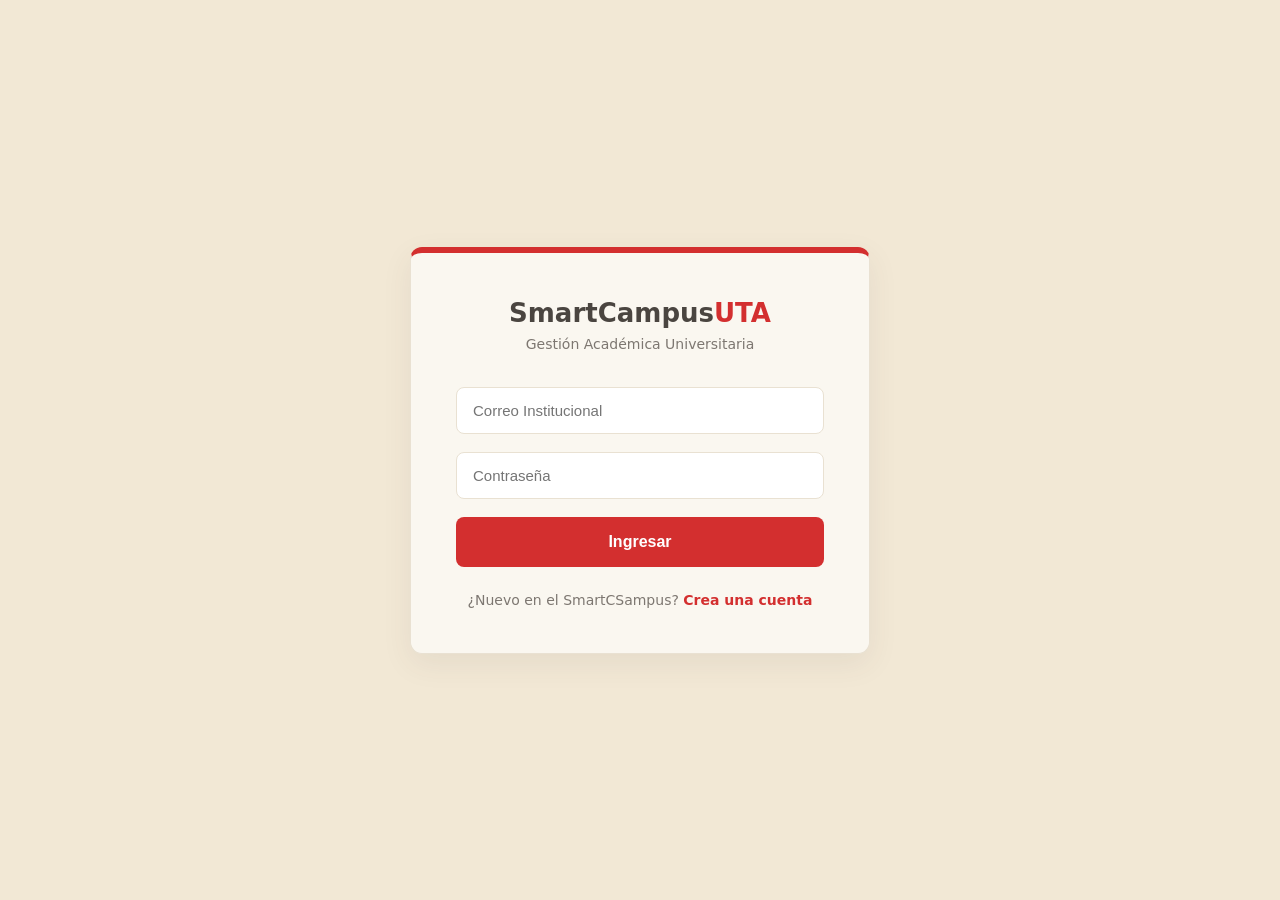
<file: reference-webapp/webapp/index.html>
<!DOCTYPE html>
<html lang="es">
<head>
    <meta charset="UTF-8">
    <meta name="viewport" content="width=device-width, initial-scale=1.0">
    <title>Login SmartCampus - UTA</title>
    <link rel="stylesheet" href="css/style.css">
</head>
<body>

<form action="ValidarLogin" method="POST">
    <h2>SmartCampus<span>UTA</span></h2>
    <p class="subtitle">Gestión Académica Universitaria</p>

    <input type="email" name="email" placeholder="Correo Institucional" required>

    <input type="password" name="password" placeholder="Contraseña" required>

    <button type="submit" class="btn">Ingresar</button>

    <p class="footer-text">¿Nuevo en el SmartCSampus? <a href="registro.html">Crea una cuenta</a></p>
</form>

<script>
    // Este script detecta si el Servlet ValidarLogin nos mandó de vuelta por error
    const urlParams = new URLSearchParams(window.location.search);
    if (urlParams.get('error') === '1') {
        alert("Acceso denegado: El correo o la contraseña no coinciden con nuestros registros.");
    }
</script>

</body>
</html>
</file>
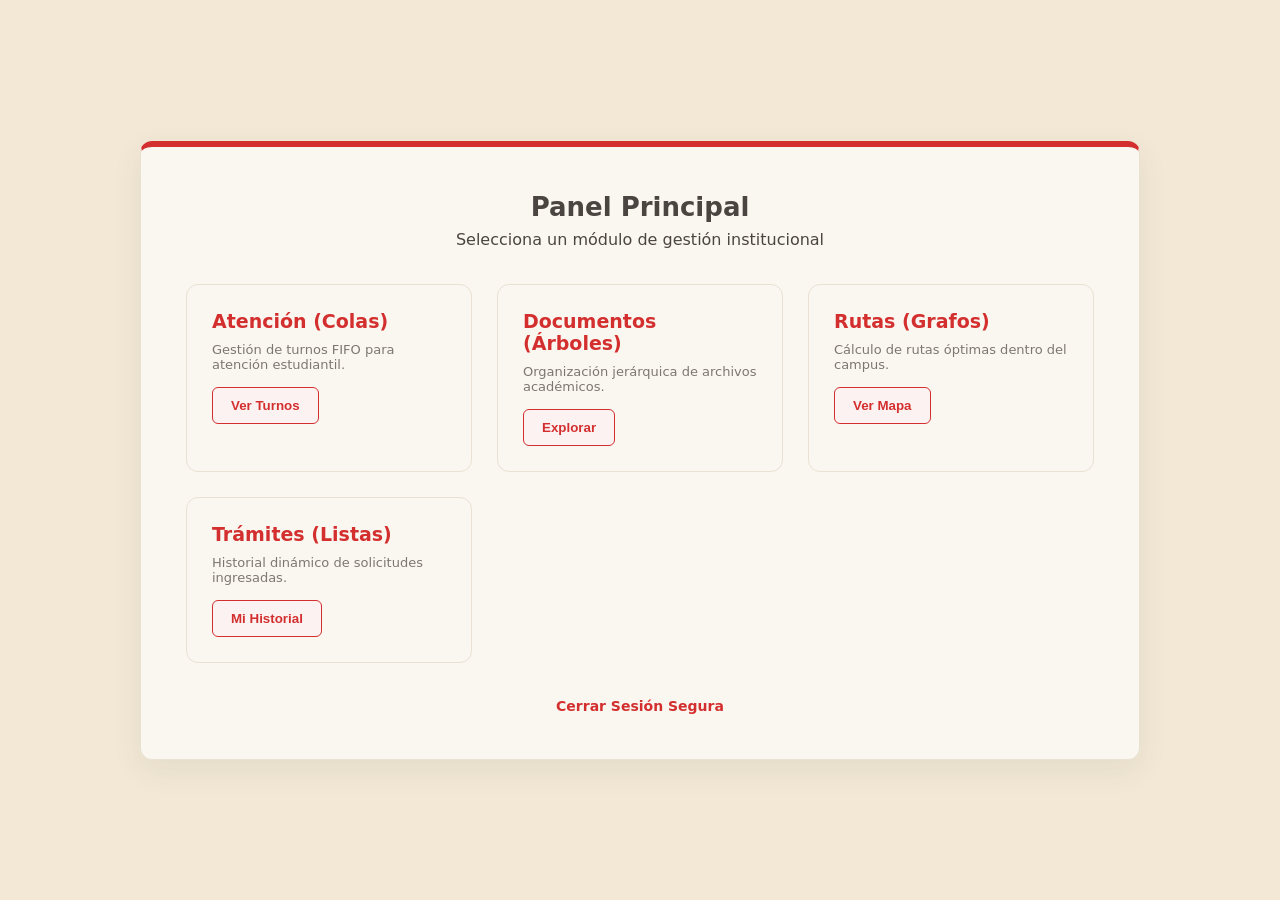
<file: reference-webapp/webapp/dashboard.html>
<!DOCTYPE html>
<html lang="es">
<head>
    <meta charset="UTF-8">
    <meta name="viewport" content="width=device-width, initial-scale=1.0">
    <title>SmartCampus UTA - Dashboard</title>
    <link rel="stylesheet" href="css/style.css">
</head>
<body>

<div class="dashboard-container">
    <header>
        <h2>Panel Principal</h2>
        <p>Selecciona un módulo de gestión institucional</p>
    </header>

    <div class="grid-modules">
        <div class="card">
            <h3>Atención (Colas)</h3>
            <p>Gestión de turnos FIFO para atención estudiantil.</p>
            <button class="btn-small">Ver Turnos</button>
        </div>

        <div class="card">
            <h3>Documentos (Árboles)</h3>
            <p>Organización jerárquica de archivos académicos.</p>
            <button class="btn-small">Explorar</button>
        </div>

        <div class="card">
            <h3>Rutas (Grafos)</h3>
            <p>Cálculo de rutas óptimas dentro del campus.</p>
            <button class="btn-small">Ver Mapa</button>
        </div>

        <div class="card">
            <h3>Trámites (Listas)</h3>
            <p>Historial dinámico de solicitudes ingresadas.</p>
            <button class="btn-small">Mi Historial</button>
        </div>
    </div>

    <footer>
        <p class="footer-text"><a href="index.html">Cerrar Sesión Segura</a></p>
    </footer>
</div>

</body>
</html>
</file>
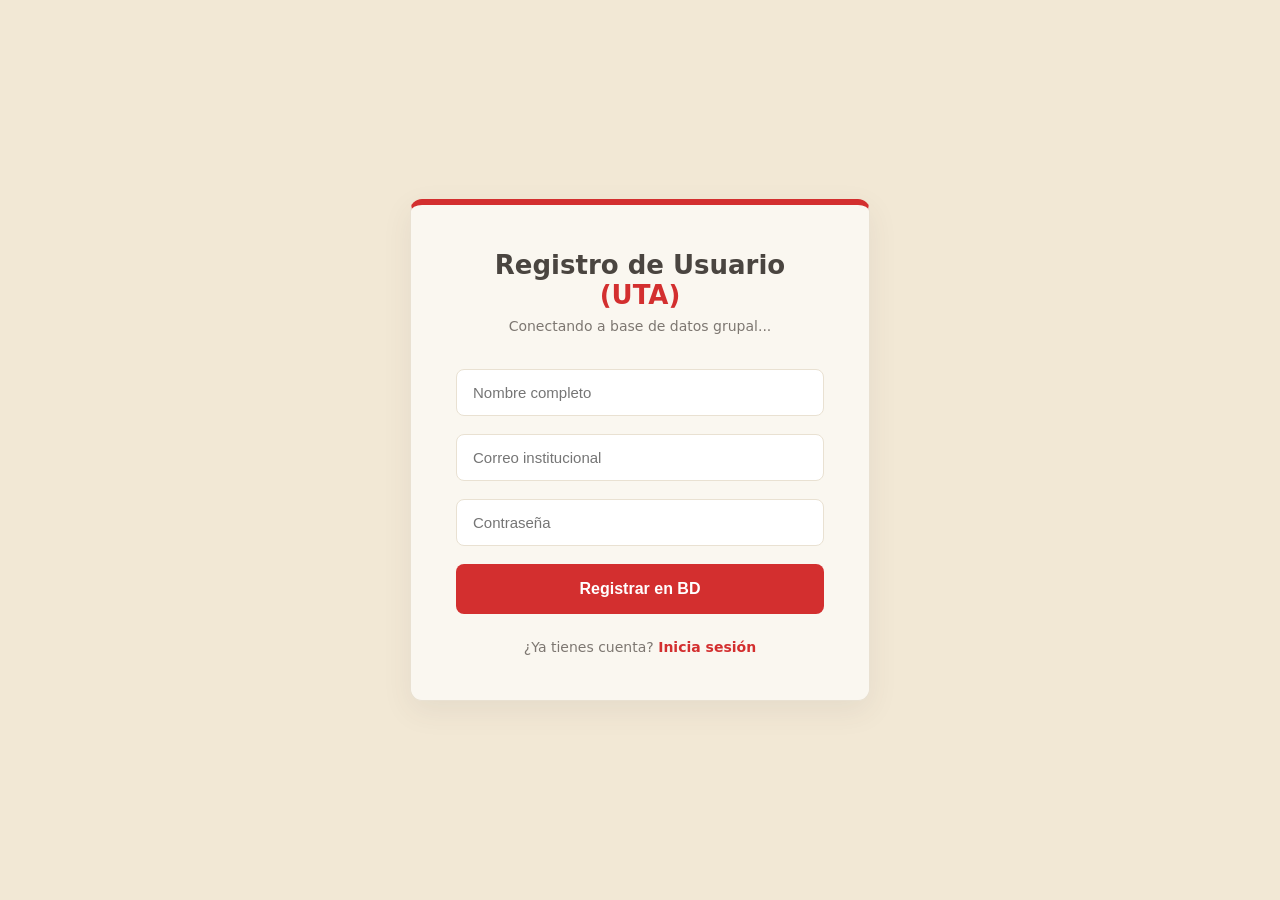
<file: reference-webapp/webapp/registro.html>
<!DOCTYPE html>
<html lang="es">
<head>
    <meta charset="UTF-8">
    <meta name="viewport" content="width=device-width, initial-scale=1.0">
    <title>Registro SmartCampus</title>
    <link rel="stylesheet" href="css/style.css">
</head>
<body>

<form action="RegistrarUsuario" method="POST">
    <h2>Registro de Usuario <span>(UTA)</span></h2>
    <p class="subtitle">Conectando a base de datos grupal...</p>

    <input type="text" name="nombre" placeholder="Nombre completo" required>
    <input type="email" name="email" placeholder="Correo institucional" required>
    <input type="password" name="password" placeholder="Contraseña" required>

    <button type="submit" class="btn">Registrar en BD</button>

    <p class="footer-text">¿Ya tienes cuenta? <a href="index.html">Inicia sesión</a></p>
</form>

</body>
</html>
</file>
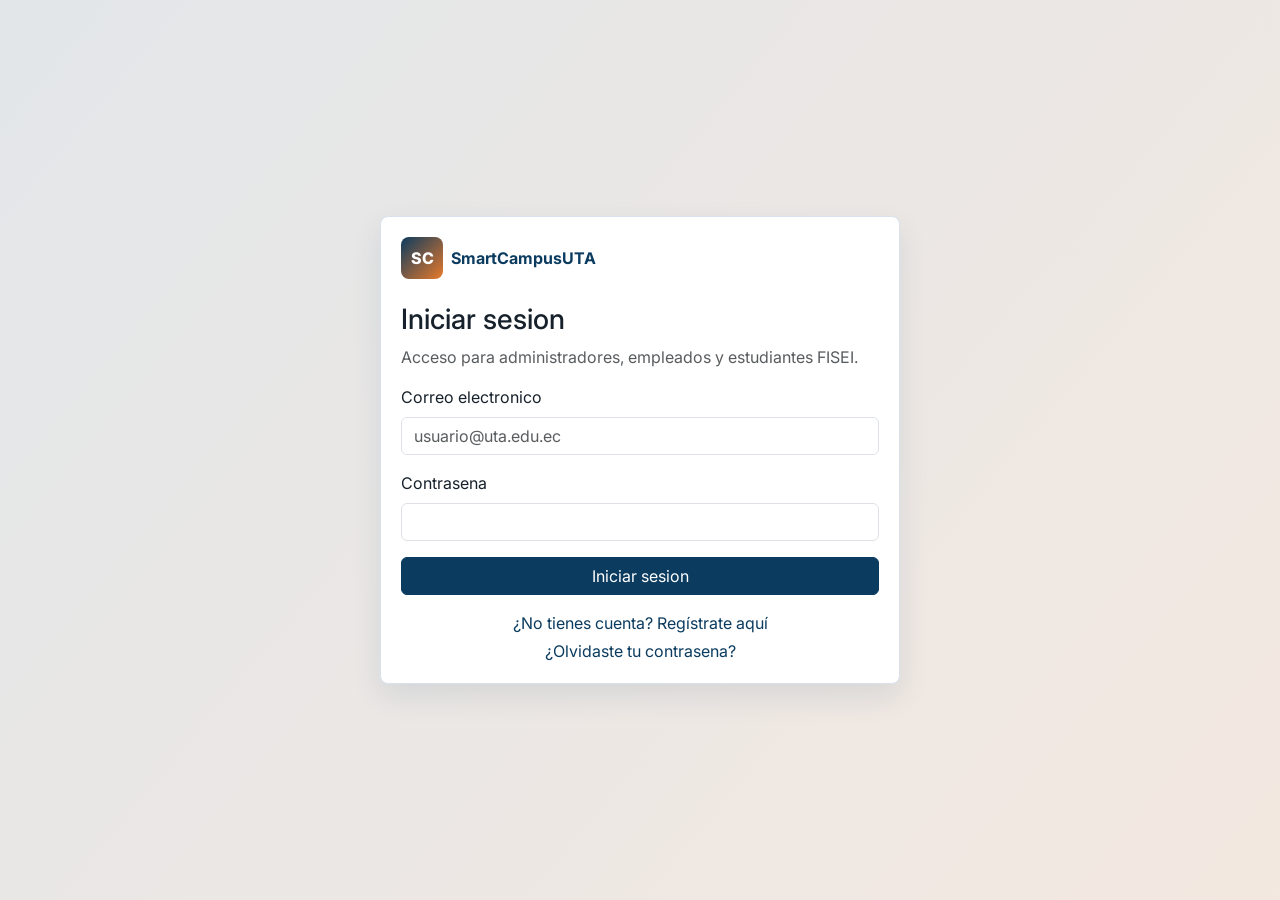
<file: SmartCampusUTA/presentacion/web/dashboard.html>
<!DOCTYPE html>
<html lang="es">
<head>
  <meta charset="UTF-8">
  <meta name="viewport" content="width=device-width, initial-scale=1.0">
  <title>Redireccion de dashboard - SmartCampusUTA</title>
  <link href="https://cdn.jsdelivr.net/npm/bootstrap@5.3.3/dist/css/bootstrap.min.css" rel="stylesheet">
  <link rel="stylesheet" href="assets/css/styles.css">
</head>
<body>
  <main class="container py-5">
    <div class="content-panel text-center">
      <div class="spinner-border text-primary" role="status"></div>
      <h1 class="h4 mt-3">Preparando tu panel...</h1>
    </div>
  </main>
  <script src="assets/js/config.js"></script><script src="assets/js/auth.js"></script>
  <script>window.SmartCampusAuth.redirectByRole();</script>
</body>
</html>
</file>
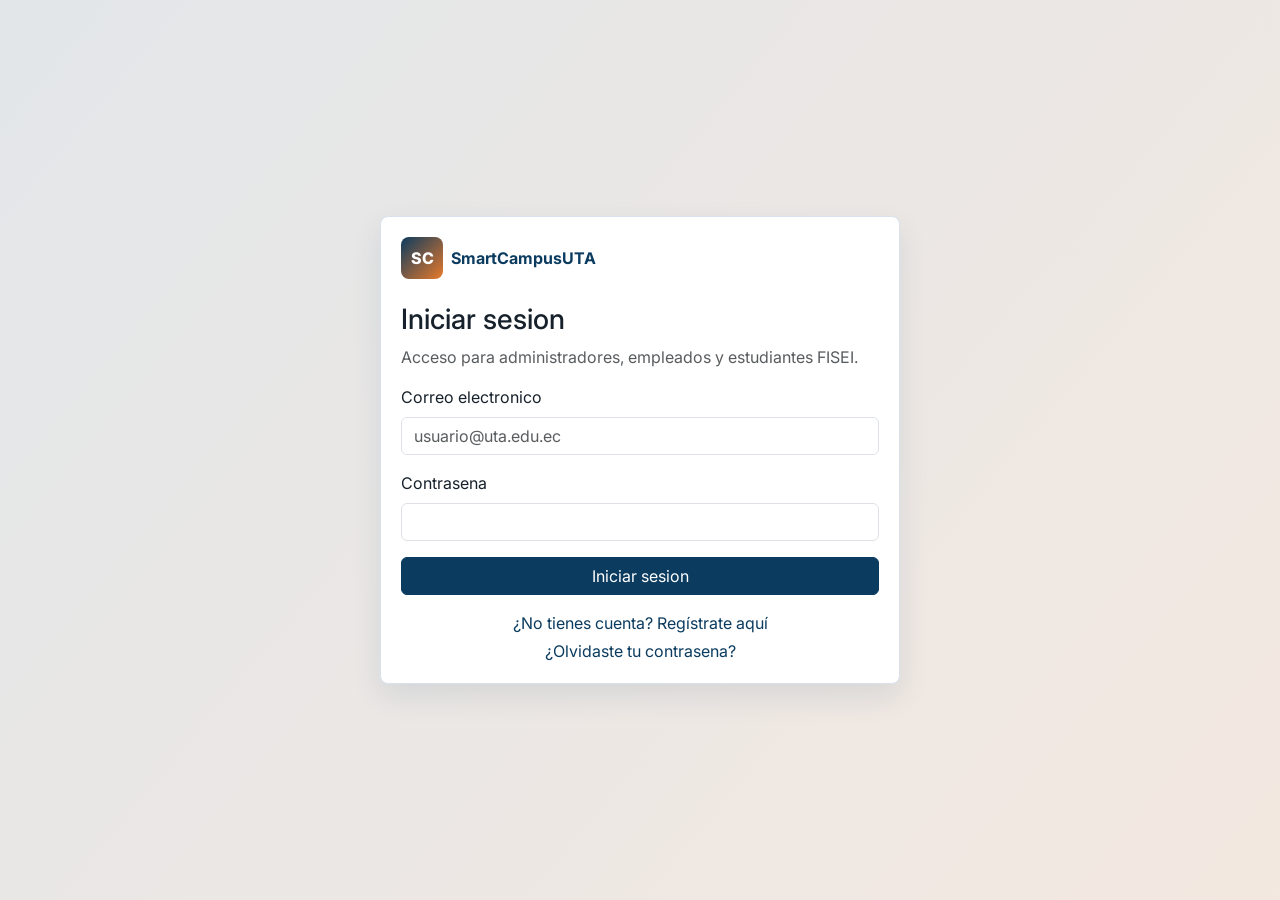
<file: SmartCampusUTA/presentacion/web/login.html>
<!DOCTYPE html>
<html lang="es">
<head>
  <meta charset="UTF-8">
  <meta name="viewport" content="width=device-width, initial-scale=1.0">
  <title>Iniciar sesion - SmartCampusUTA</title>
  <link href="https://cdn.jsdelivr.net/npm/bootstrap@5.3.3/dist/css/bootstrap.min.css" rel="stylesheet">
  <link rel="stylesheet" href="assets/css/styles.css">
</head>
<body class="auth-page">
  <main class="container">
    <section class="auth-card">
      <a class="d-flex align-items-center gap-2 mb-4" href="index.html"><span class="brand-mark">SC</span><strong>SmartCampusUTA</strong></a>
      <h1 class="h3">Iniciar sesion</h1>
      <p class="text-muted">Acceso para administradores, empleados y estudiantes FISEI.</p>
      <div id="login-alert"></div>
      <form data-login-form>
        <div class="mb-3"><label class="form-label" for="email">Correo electronico</label><input class="form-control" id="email" name="email" type="email" required placeholder="usuario@uta.edu.ec"></div>
        <div class="mb-3"><label class="form-label" for="password">Contrasena</label><input class="form-control" id="password" name="password" type="password" required></div>
        <button class="btn btn-primary w-100" type="submit">Iniciar sesion</button>
      </form>
      <p class="mt-3 mb-1 text-center"><a href="registro.html">¿No tienes cuenta? Regístrate aquí</a></p>
      <p class="text-center mb-0"><a href="#">¿Olvidaste tu contrasena?</a></p>
    </section>
  </main>
  <script src="https://cdn.jsdelivr.net/npm/bootstrap@5.3.3/dist/js/bootstrap.bundle.min.js"></script>
  <script src="assets/js/config.js"></script><script src="assets/js/utils.js"></script><script src="assets/js/api.js"></script><script src="assets/js/auth.js"></script>
</body>
</html>
</file>
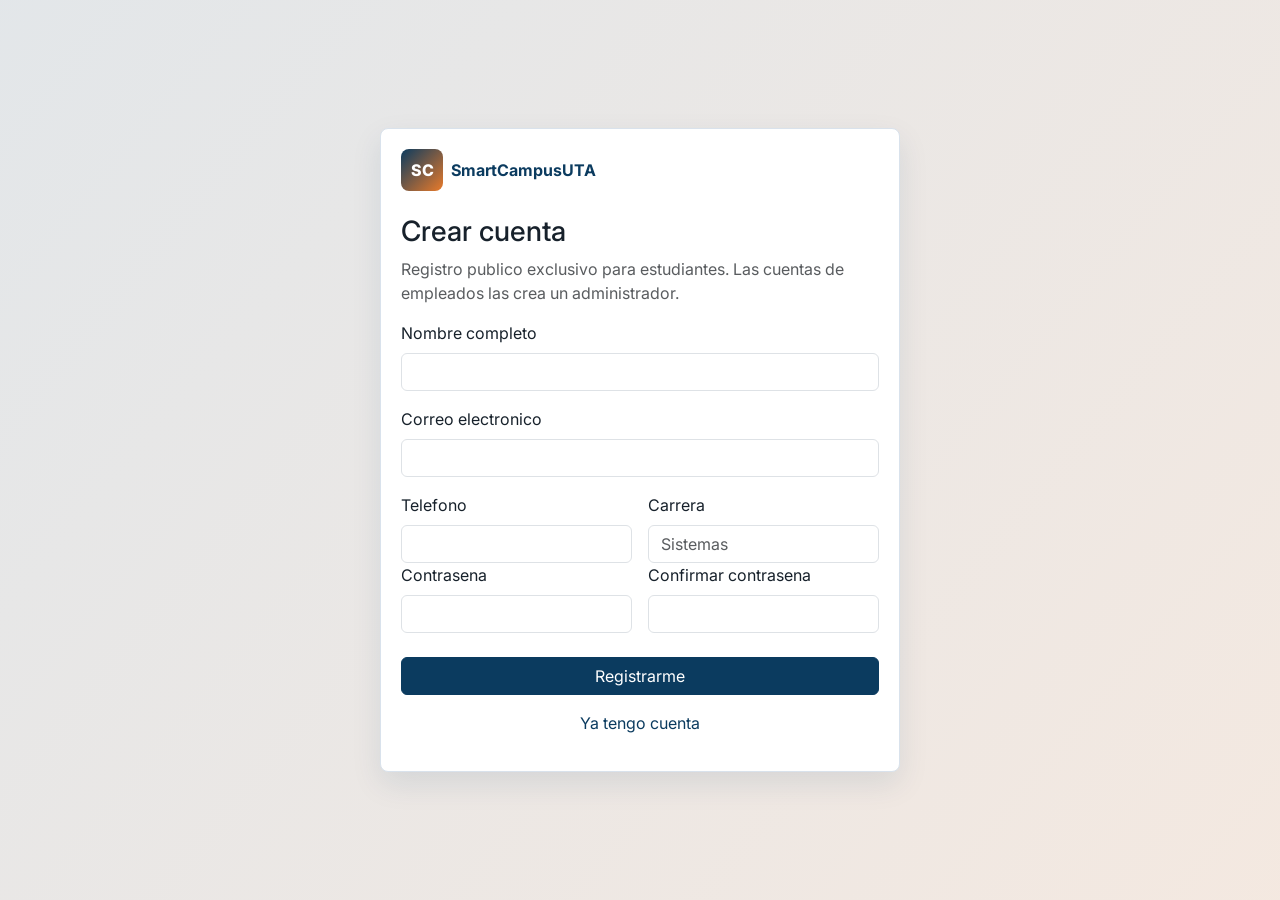
<file: SmartCampusUTA/presentacion/web/registro.html>
<!DOCTYPE html>
<html lang="es">
<head>
  <meta charset="UTF-8">
  <meta name="viewport" content="width=device-width, initial-scale=1.0">
  <title>Registro - SmartCampusUTA</title>
  <link href="https://cdn.jsdelivr.net/npm/bootstrap@5.3.3/dist/css/bootstrap.min.css" rel="stylesheet">
  <link rel="stylesheet" href="assets/css/styles.css">
</head>
<body class="auth-page">
  <main class="container">
    <section class="auth-card">
      <a class="d-flex align-items-center gap-2 mb-4" href="index.html"><span class="brand-mark">SC</span><strong>SmartCampusUTA</strong></a>
      <h1 class="h3">Crear cuenta</h1>
      <p class="text-muted">Registro publico exclusivo para estudiantes. Las cuentas de empleados las crea un administrador.</p>
      <div id="register-alert"></div>
      <form data-register-form>
        <div class="mb-3"><label class="form-label">Nombre completo</label><input class="form-control" name="nombre" required></div>
        <div class="mb-3"><label class="form-label">Correo electronico</label><input class="form-control" name="email" type="email" required></div>
        <div class="row g-3">
          <div class="col-md-6"><label class="form-label">Telefono</label><input class="form-control" name="telefono"></div>
          <div class="col-md-6"><label class="form-label">Carrera</label><input class="form-control" name="carrera" placeholder="Sistemas"></div>
        </div>
        <input type="hidden" name="rolId" value="3">
        <div class="row g-3">
          <div class="col-md-6"><label class="form-label">Contrasena</label><input class="form-control" name="password" type="password" required></div>
          <div class="col-md-6"><label class="form-label">Confirmar contrasena</label><input class="form-control" name="confirmar" type="password" required></div>
        </div>
        <button class="btn btn-primary w-100 mt-4" type="submit">Registrarme</button>
      </form>
      <p class="mt-3 text-center"><a href="login.html">Ya tengo cuenta</a></p>
    </section>
  </main>
  <script src="https://cdn.jsdelivr.net/npm/bootstrap@5.3.3/dist/js/bootstrap.bundle.min.js"></script>
  <script src="assets/js/config.js"></script><script src="assets/js/utils.js"></script><script src="assets/js/api.js"></script><script src="assets/js/auth.js"></script>
</body>
</html>
</file>
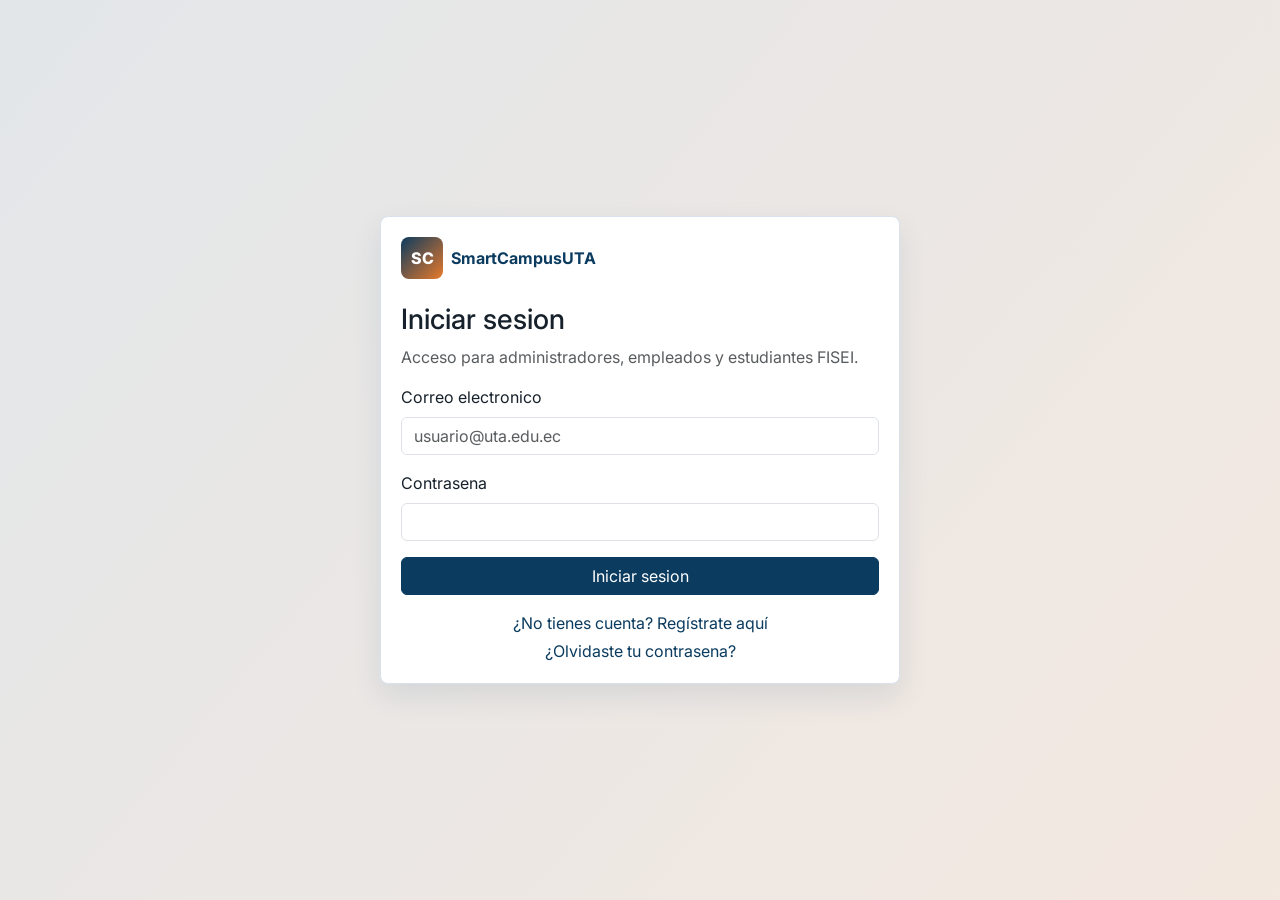
<file: SmartCampusUTA/presentacion/web/documentos/navegador_arbol.html>
<!DOCTYPE html><html lang="es"><head><meta charset="UTF-8"><meta name="viewport" content="width=device-width, initial-scale=1.0"><title>Navegador de arbol - SmartCampusUTA</title><link href="https://cdn.jsdelivr.net/npm/bootstrap@5.3.3/dist/css/bootstrap.min.css" rel="stylesheet"><link rel="stylesheet" href="../assets/css/styles.css"></head><body><div class="app-shell"><div data-navbar></div><main class="container py-4"><div class="page-header"><h1>Navegador de arbol documental</h1></div><section class="content-panel"><div data-tree></div></section></main><div data-footer></div></div><script src="https://cdn.jsdelivr.net/npm/bootstrap@5.3.3/dist/js/bootstrap.bundle.min.js"></script><script src="../assets/js/config.js"></script><script src="../assets/js/utils.js"></script><script type="module" src="../assets/js/api.js"></script><script type="module" src="../assets/js/auth.js"></script><script src="../assets/js/componentes/navbar.js"></script><script src="../assets/js/componentes/footer.js"></script><script>function tree(n){return `<div class="tree-node mb-2"><strong>${n.categoria.nombre}</strong>${n.hijos?.length?`<div class="tree-children mt-2">${n.hijos.map(tree).join("")}</div>`:""}</div>`}document.addEventListener("DOMContentLoaded",async()=>{document.querySelector("[data-tree]").innerHTML=tree(await SmartCampusAPI.parseJson(await SmartCampusAPI.obtenerArbolDocumentos()))});</script></body></html>
</file>
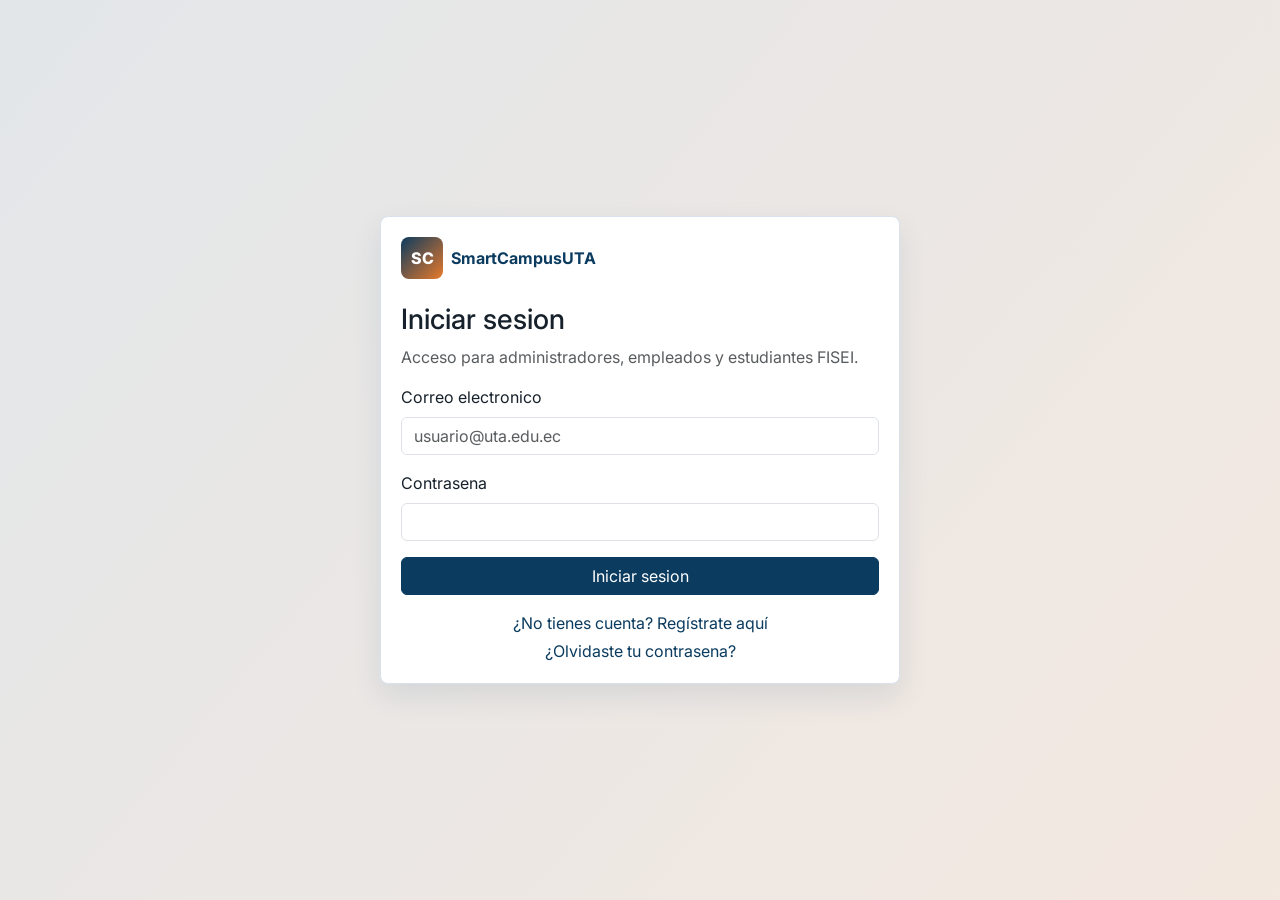
<file: SmartCampusUTA/presentacion/web/documentos/ver_documento.html>
<!DOCTYPE html><html lang="es"><head><meta charset="UTF-8"><meta name="viewport" content="width=device-width, initial-scale=1.0"><title>Ver documento - SmartCampusUTA</title><link href="https://cdn.jsdelivr.net/npm/bootstrap@5.3.3/dist/css/bootstrap.min.css" rel="stylesheet"><link rel="stylesheet" href="../assets/css/styles.css"></head><body><div class="app-shell"><div data-navbar></div><main class="container py-4"><div class="page-header"><h1>Ver documento</h1><p class="text-muted">Visor preparado para PDF institucional.</p></div><section class="content-panel"><h2 class="h5">Solicitud academica.pdf</h2><p>Documento simulado. El backend puede entregar la URL o stream protegido.</p><button class="btn btn-primary">Descargar PDF</button></section></main><div data-footer></div></div><script src="https://cdn.jsdelivr.net/npm/bootstrap@5.3.3/dist/js/bootstrap.bundle.min.js"></script><script src="../assets/js/config.js"></script><script type="module" src="../assets/js/auth.js"></script><script src="../assets/js/componentes/navbar.js"></script><script src="../assets/js/componentes/footer.js"></script></body></html>
</file>
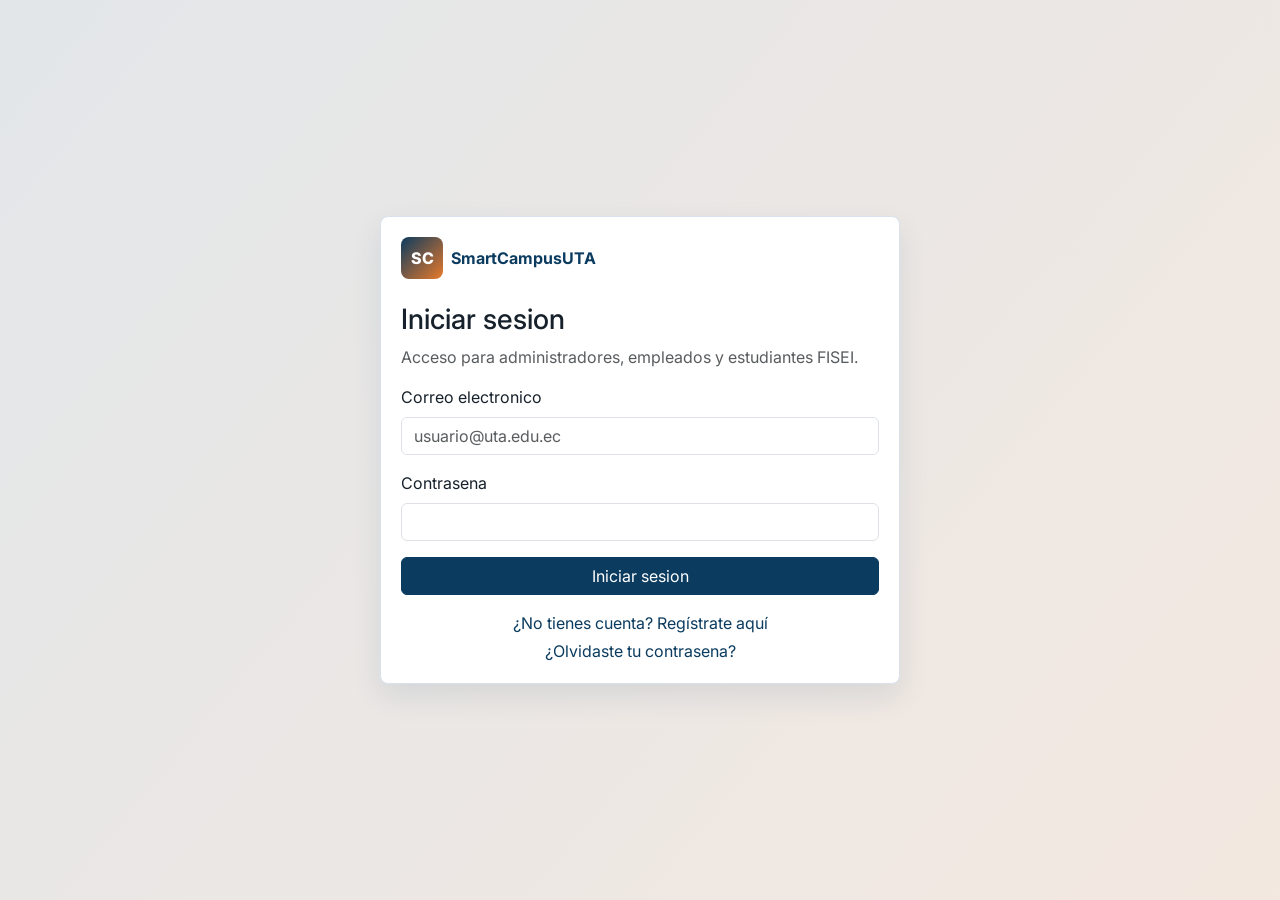
<file: SmartCampusUTA/presentacion/web/rutas/visualizador_grafo.html>
<!DOCTYPE html><html lang="es"><head><meta charset="UTF-8"><meta name="viewport" content="width=device-width, initial-scale=1.0"><title>Visualizador de grafo - SmartCampusUTA</title><link href="https://cdn.jsdelivr.net/npm/bootstrap@5.3.3/dist/css/bootstrap.min.css" rel="stylesheet"><link rel="stylesheet" href="../assets/css/styles.css"></head><body><div class="app-shell"><div data-navbar></div><main class="container py-4"><div class="page-header"><h1>Visualizador de grafo</h1><p class="text-muted">Nodos, aristas y pesos de rutas internas FISEI.</p></div><section class="content-panel"><canvas class="graph-canvas" data-graph></canvas></section></main><div data-footer></div></div><script src="https://cdn.jsdelivr.net/npm/bootstrap@5.3.3/dist/js/bootstrap.bundle.min.js"></script><script src="../assets/js/config.js"></script><script src="../assets/js/utils.js"></script><script type="module" src="../assets/js/api.js"></script><script type="module" src="../assets/js/auth.js"></script><script src="../assets/js/componentes/navbar.js"></script><script src="../assets/js/componentes/footer.js"></script><script src="../assets/js/estructuras/grafo.js"></script><script>document.addEventListener("DOMContentLoaded",()=>SmartCampusGrafo.render("[data-graph]"));</script></body></html>
</file>
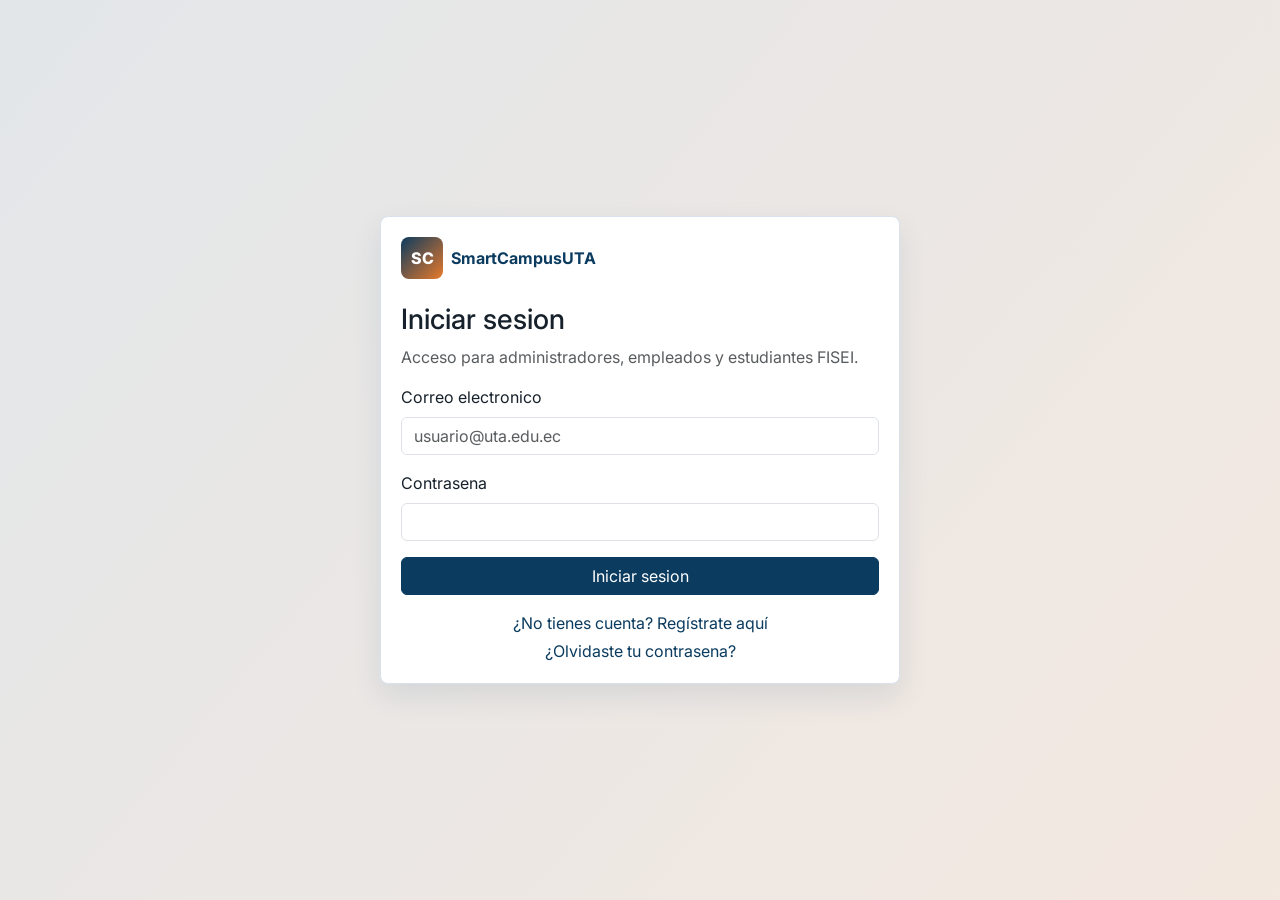
<file: SmartCampusUTA/presentacion/web/tramites/cancelar_tramite.html>
<!DOCTYPE html>
<html lang="es">
<head>
  <meta charset="UTF-8">
  <meta name="viewport" content="width=device-width, initial-scale=1.0">
  <title>Cancelar turno - SmartCampusUTA</title>
  <link href="https://cdn.jsdelivr.net/npm/bootstrap@5.3.3/dist/css/bootstrap.min.css" rel="stylesheet">
  <link rel="stylesheet" href="../assets/css/styles.css">
</head>
<body>
  <div class="app-shell">
    <div data-navbar></div>
    <main class="container py-4">
      <div class="page-header">
        <h1>Cancelar turno</h1>
        <p class="text-muted">Disponible solo si el turno todavia no fue atendido.</p>
      </div>
      <section class="content-panel">
        <form id="cancel-form">
          <label class="form-label" for="turnoId">ID del turno</label>
          <input class="form-control mb-3" id="turnoId" name="turnoId" type="number" min="1" required>
          <button class="btn btn-danger">Confirmar cancelacion</button>
          <a class="btn btn-outline-secondary" href="../roles/estudiante/mis_turnos.html">Volver</a>
        </form>
        <div id="cancel-alert" class="mt-3"></div>
      </section>
    </main>
    <div data-footer></div>
  </div>
  <script src="https://cdn.jsdelivr.net/npm/bootstrap@5.3.3/dist/js/bootstrap.bundle.min.js"></script>
  <script src="../assets/js/config.js"></script>
  <script src="../assets/js/utils.js"></script>
  <script type="module" src="../assets/js/api.js"></script>
  <script type="module" src="../assets/js/auth.js"></script>
  <script src="../assets/js/componentes/navbar.js"></script>
  <script src="../assets/js/componentes/footer.js"></script>
  <script>
    document.querySelector("#cancel-form").addEventListener("submit", async (event) => {
      event.preventDefault();
      try {
        await SmartCampusAPI.parseJson(await SmartCampusAPI.cancelarTurno(new FormData(event.target).get("turnoId")));
        SmartCampusUtils.showAlert("#cancel-alert", "Turno cancelado correctamente.", "success");
      } catch (error) {
        SmartCampusUtils.showAlert("#cancel-alert", error.message, "danger");
      }
    });
  </script>
</body>
</html>
</file>
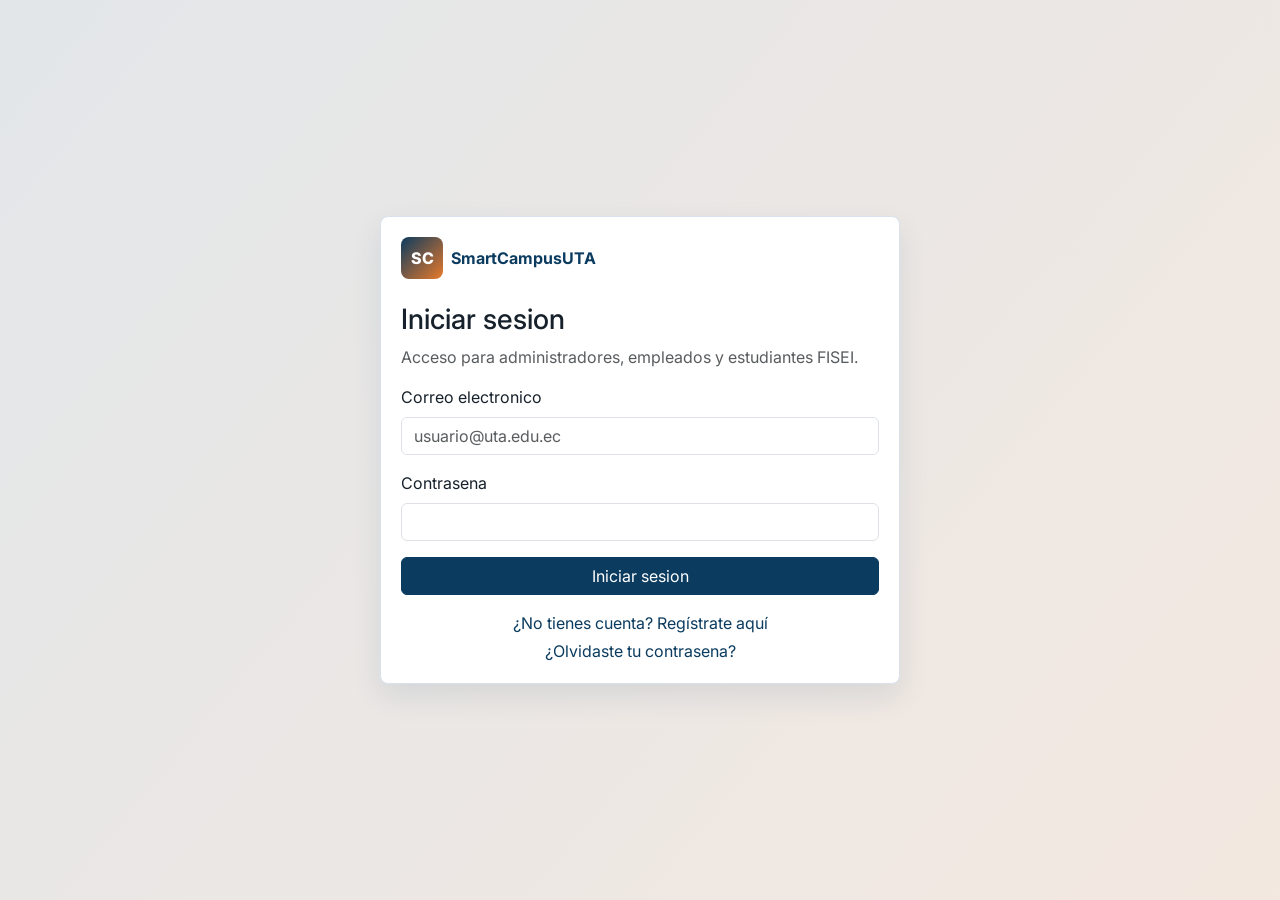
<file: SmartCampusUTA/presentacion/web/tramites/detalle_tramite.html>
<!DOCTYPE html>
<html lang="es">
<head>
  <meta charset="UTF-8">
  <meta name="viewport" content="width=device-width, initial-scale=1.0">
  <title>Detalle de tramite - SmartCampusUTA</title>
  <link href="https://cdn.jsdelivr.net/npm/bootstrap@5.3.3/dist/css/bootstrap.min.css" rel="stylesheet">
  <link rel="stylesheet" href="../assets/css/styles.css">
</head>
<body>
  <div class="app-shell">
    <div data-navbar></div>
    <main class="container py-4">
      <div class="page-header">
        <h1>Detalle de tramite</h1>
        <p class="text-muted">Historial de cambios del tramite seleccionado.</p>
      </div>
      <section class="content-panel">
        <h2 class="h5" id="titulo">Tramite seleccionado</h2>
        <div data-pila></div>
      </section>
    </main>
    <div data-footer></div>
  </div>
  <script src="https://cdn.jsdelivr.net/npm/bootstrap@5.3.3/dist/js/bootstrap.bundle.min.js"></script>
  <script src="../assets/js/config.js"></script>
  <script src="../assets/js/utils.js"></script>
  <script type="module" src="../assets/js/api.js"></script>
  <script type="module" src="../assets/js/auth.js"></script>
  <script src="../assets/js/componentes/navbar.js"></script>
  <script src="../assets/js/componentes/footer.js"></script>
  <script src="../assets/js/estructuras/pila.js"></script>
  <script>
    document.addEventListener("DOMContentLoaded", async () => {
      const tramiteId = SmartCampusUtils.getQueryParam("id") || SmartCampusUtils.getQueryParam("tramiteId");
      document.querySelector("#titulo").textContent = `Tramite #${tramiteId || "-"}`;
      const target = document.querySelector("[data-pila]");
      if (!tramiteId) {
        target.innerHTML = `<p class="text-muted mb-0">No se recibio un ID de tramite.</p>`;
        return;
      }
      try {
        const historial = await SmartCampusAPI.parseJson(await SmartCampusAPI.obtenerHistorialTramites(tramiteId));
        SmartCampusPila.render(target, historial);
      } catch (error) {
        SmartCampusUtils.showAlert(target, error.message, "danger");
      }
    });
  </script>
</body>
</html>
</file>
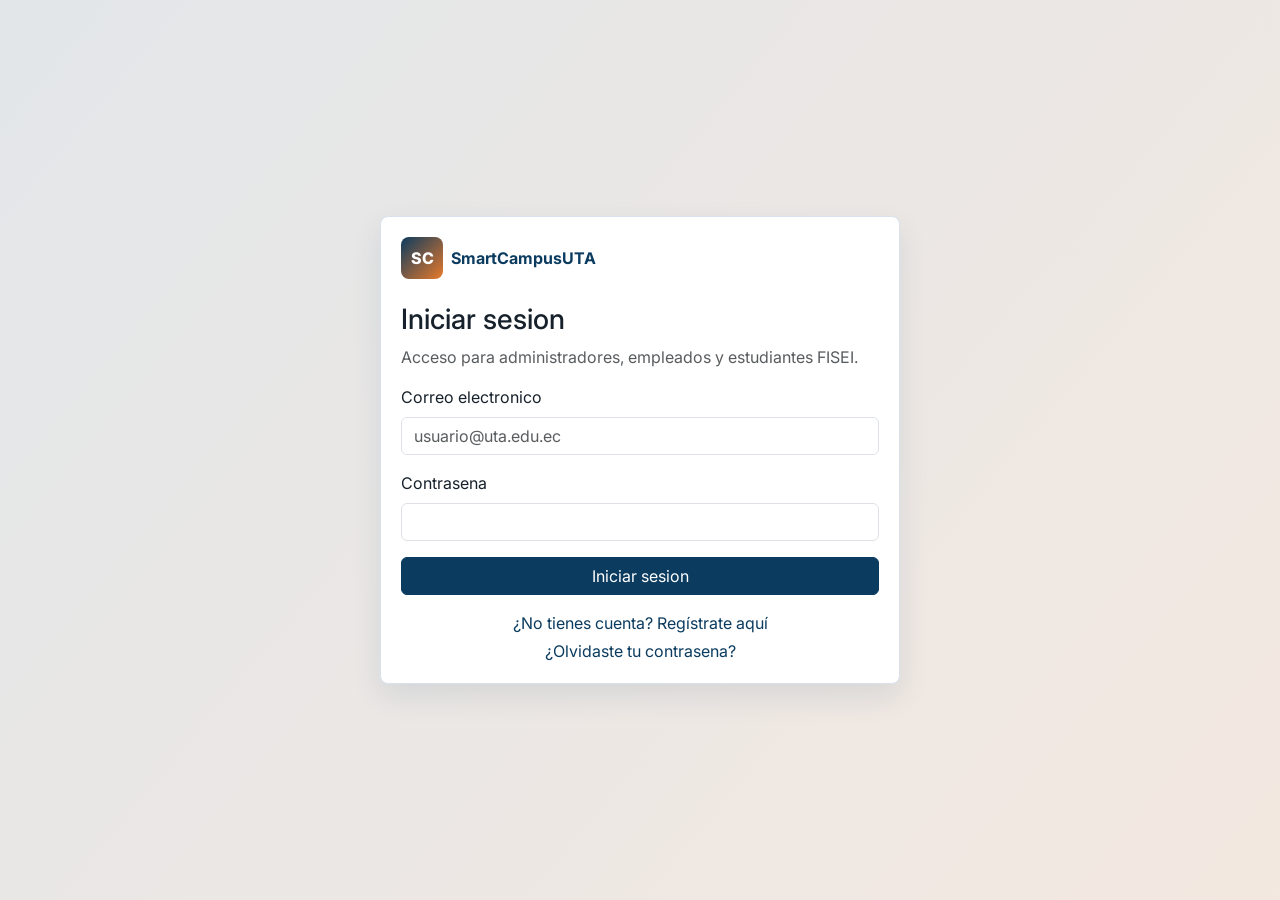
<file: SmartCampusUTA/presentacion/web/tramites/estado_tramite.html>
<!DOCTYPE html><html lang="es"><head><meta charset="UTF-8"><meta name="viewport" content="width=device-width, initial-scale=1.0"><title>Estado de tramite - SmartCampusUTA</title><link href="https://cdn.jsdelivr.net/npm/bootstrap@5.3.3/dist/css/bootstrap.min.css" rel="stylesheet"><link rel="stylesheet" href="../assets/css/styles.css"></head><body><div class="app-shell"><div data-navbar></div><main class="container py-4"><div class="page-header"><h1>Estado de tramite</h1><p class="text-muted">Seguimiento del estado actual y responsable.</p></div><section class="content-panel"><div class="row g-3"><div class="col-md-4"><article class="metric-card"><p class="text-muted">Tramite</p><div class="value">101</div></article></div><div class="col-md-4"><article class="metric-card"><p class="text-muted">Estado</p><div class="h4">En revision</div></article></div><div class="col-md-4"><article class="metric-card"><p class="text-muted">Responsable</p><div class="h5">Secretaria FISEI</div></article></div></div></section></main><div data-footer></div></div><script src="https://cdn.jsdelivr.net/npm/bootstrap@5.3.3/dist/js/bootstrap.bundle.min.js"></script><script src="../assets/js/config.js"></script><script type="module" src="../assets/js/auth.js"></script><script src="../assets/js/componentes/navbar.js"></script><script src="../assets/js/componentes/footer.js"></script></body></html>
</file>
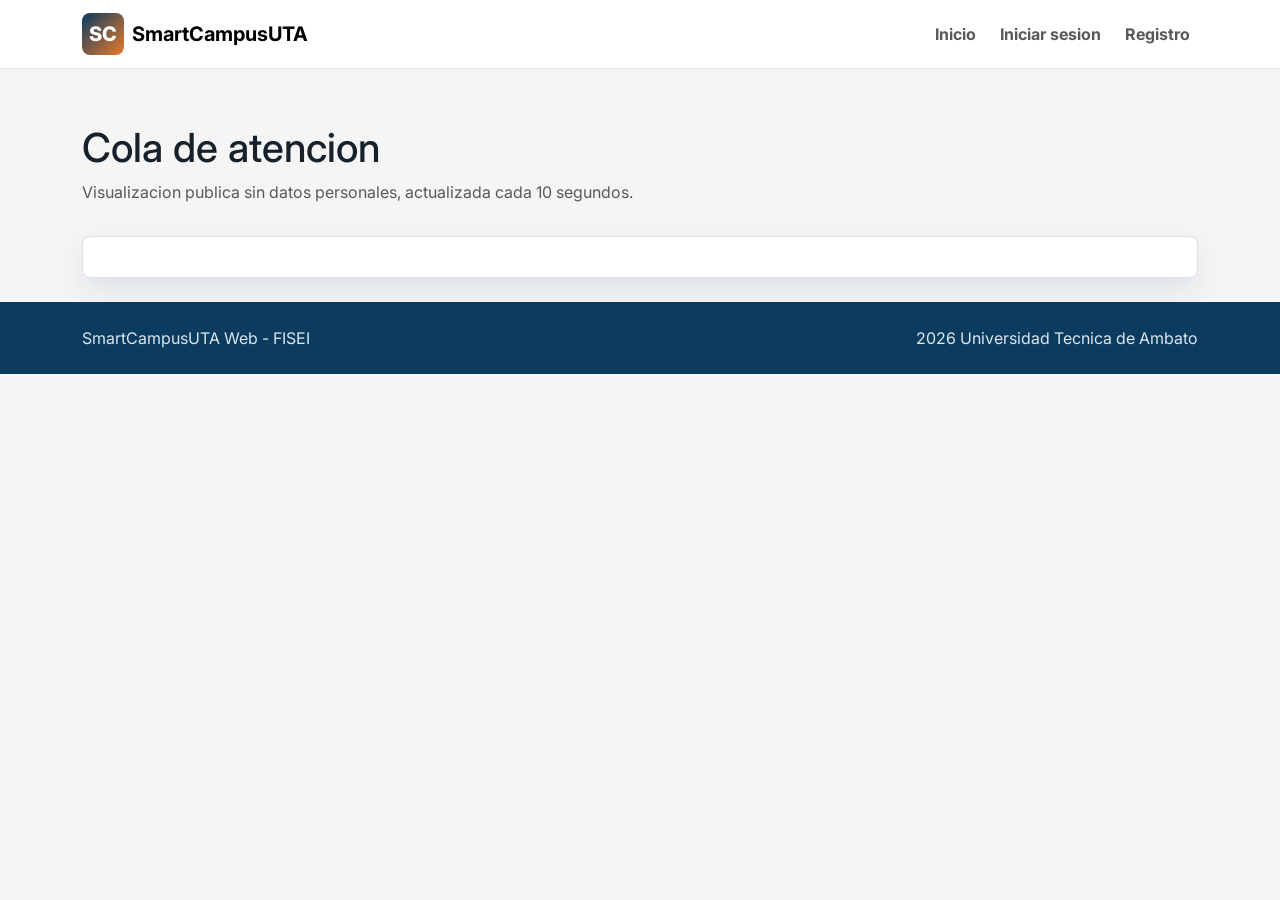
<file: SmartCampusUTA/presentacion/web/turnos/cola_atencion.html>
<!DOCTYPE html><html lang="es"><head><meta charset="UTF-8"><meta name="viewport" content="width=device-width, initial-scale=1.0"><title>Cola de atencion - SmartCampusUTA</title><link href="https://cdn.jsdelivr.net/npm/bootstrap@5.3.3/dist/css/bootstrap.min.css" rel="stylesheet"><link rel="stylesheet" href="../assets/css/styles.css"></head><body><div class="app-shell"><div data-navbar></div><main class="container py-4"><div class="page-header"><h1>Cola de atencion</h1><p class="text-muted">Visualizacion publica sin datos personales, actualizada cada 10 segundos.</p></div><section class="content-panel"><div data-cola></div></section></main><div data-footer></div></div><script src="https://cdn.jsdelivr.net/npm/bootstrap@5.3.3/dist/js/bootstrap.bundle.min.js"></script><script src="../assets/js/config.js"></script><script src="../assets/js/utils.js"></script><script type="module" src="../assets/js/api.js"></script><script type="module" src="../assets/js/auth.js"></script><script src="../assets/js/componentes/navbar.js"></script><script src="../assets/js/componentes/footer.js"></script><script src="../assets/js/estructuras/cola.js"></script><script>async function load(){SmartCampusCola.render("[data-cola]",await SmartCampusAPI.parseJson(await SmartCampusAPI.obtenerTurnosUsuario()))}document.addEventListener("DOMContentLoaded",()=>{load();setInterval(load,10000)});</script></body></html>
</file>
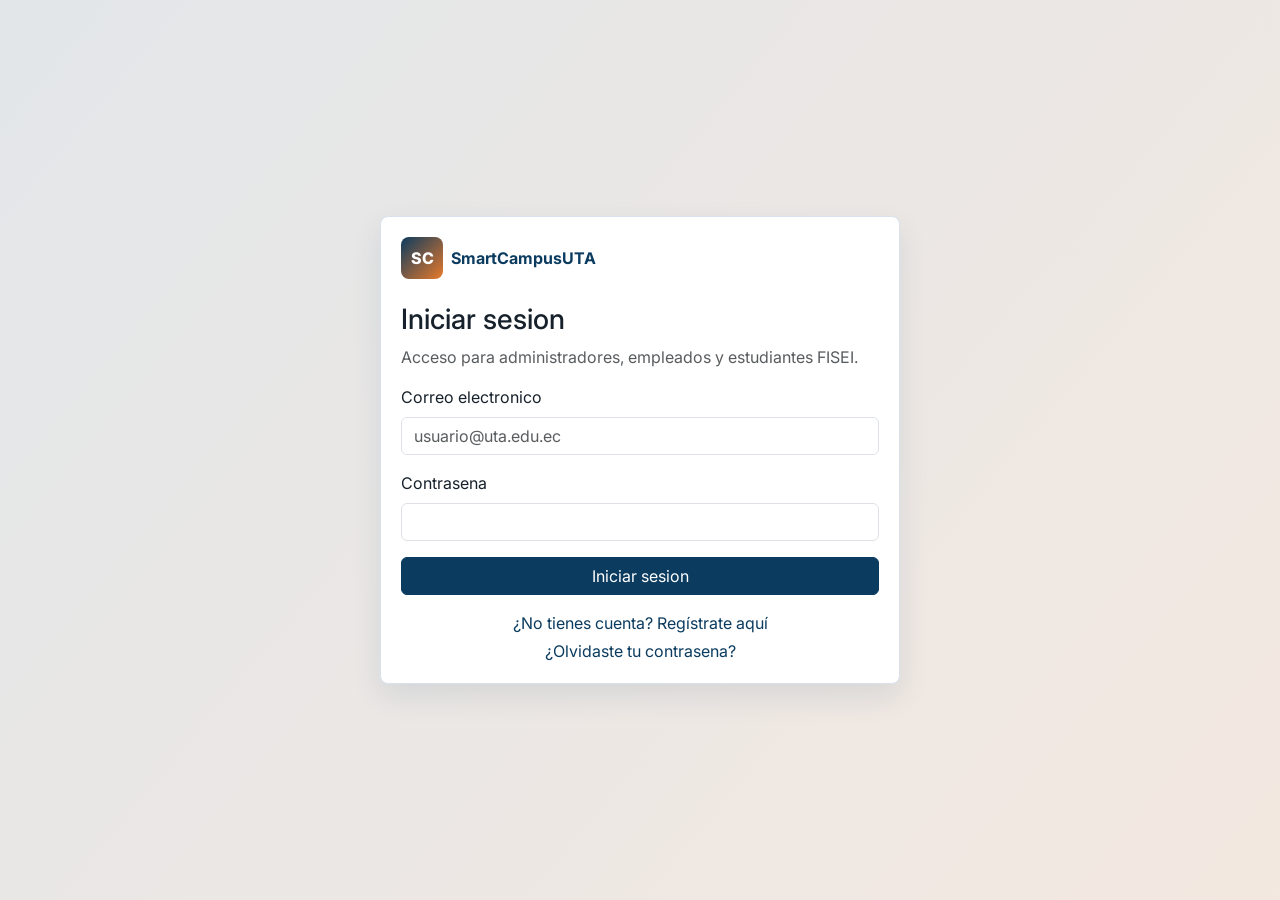
<file: SmartCampusUTA/presentacion/web/turnos/historial_turnos.html>
<!DOCTYPE html><html lang="es"><head><meta charset="UTF-8"><meta name="viewport" content="width=device-width, initial-scale=1.0"><title>Historial de turnos - SmartCampusUTA</title><link href="https://cdn.jsdelivr.net/npm/bootstrap@5.3.3/dist/css/bootstrap.min.css" rel="stylesheet"><link rel="stylesheet" href="../assets/css/styles.css"></head><body><div class="app-shell"><div data-navbar></div><main class="container py-4"><div class="page-header"><h1>Historial de turnos</h1></div><section class="table-wrap"><table class="table"><thead><tr><th>Turno</th><th>Tramite</th><th>Hora</th><th>Estado</th></tr></thead><tbody data-turnos></tbody></table></section></main><div data-footer></div></div><script src="https://cdn.jsdelivr.net/npm/bootstrap@5.3.3/dist/js/bootstrap.bundle.min.js"></script><script src="../assets/js/config.js"></script><script src="../assets/js/utils.js"></script><script type="module" src="../assets/js/api.js"></script><script type="module" src="../assets/js/auth.js"></script><script src="../assets/js/componentes/navbar.js"></script><script src="../assets/js/componentes/footer.js"></script><script>document.addEventListener("DOMContentLoaded",async()=>{const data=await SmartCampusAPI.parseJson(await SmartCampusAPI.obtenerTurnosUsuario());document.querySelector("[data-turnos]").innerHTML=data.map(t=>`<tr><td>${t.numero}</td><td>${t.tramite}</td><td>${t.hora}</td><td>${SmartCampusUtils.stateBadge(t.estado)}</td></tr>`).join("")});</script></body></html>
</file>
<file: reference-webapp/webapp/css/style.css>
/* Paleta: Beige Cálido con Matiz Naranja (Integración al 40%) */
:root {
    --rojo-uta: #D32F2F;
    --rojo-hover: #B71C1C;
    --negro-texto: #4A4540;
    --gris-cuerpo: #7D7771;

    /* FONDO DE PÁGINA (Color de referencia exterior) */
    --fondo-pagina: #F2E8D5;

    /* FONDO DE CONTENEDORES (Intensidad al 40%) */
    --fondo-contenedor: #FAF7F0; /* Tono crema muy ligero y limpio */

    --borde: #E9E1D2; /* Borde más suave para acompañar la claridad del contenedor */
}

* {
    padding: 0;
    margin: 0;
    box-sizing: border-box;
}

body {
    font-family: 'Segoe UI', system-ui, -apple-system, sans-serif;
    background-color: var(--fondo-pagina);
    display: flex;
    justify-content: center;
    align-items: center;
    min-height: 100vh;
    color: var(--negro-texto);
    padding: 20px;
}

/* Contenedor principal con el color al 40% */
form, .dashboard-container {
    background-color: var(--fondo-contenedor);
    padding: 45px;
    width: 100%;
    max-width: 460px;
    border-radius: 12px;
    box-shadow: 0 10px 30px rgba(74, 69, 64, 0.08);
    border-top: 6px solid var(--rojo-uta);
    border-left: 1px solid var(--borde);
    border-right: 1px solid var(--borde);
    border-bottom: 1px solid var(--borde);
    text-align: center;
}

.dashboard-container {
    max-width: 1000px;
}

h2 {
    color: var(--negro-texto);
    font-size: 26px;
    margin-bottom: 8px;
    font-weight: 800;
}

h2 span {
    color: var(--rojo-uta);
}

.subtitle {
    color: var(--gris-cuerpo);
    font-size: 14px;
    margin-bottom: 35px;
}

/* Inputs para mantener la claridad al escribir */
input {
    width: 100%;
    padding: 14px 16px;
    margin-bottom: 18px;
    border: 1px solid var(--borde);
    border-radius: 8px;
    background-color: #FFFFFF;
    font-size: 15px;
    outline: none;
    transition: all 0.2s ease;
}

input:focus {
    border-color: var(--rojo-uta);
    box-shadow: 0 0 0 4px rgba(211, 47, 47, 0.1);
}

.btn {
    background-color: var(--rojo-uta);
    color: white;
    border: none;
    padding: 16px;
    border-radius: 8px;
    font-size: 16px;
    font-weight: 700;
    cursor: pointer;
    width: 100%;
    transition: all 0.2s;
}

.btn:hover {
    background-color: var(--rojo-hover);
    transform: translateY(-2px);
    box-shadow: 0 6px 15px rgba(211, 47, 47, 0.25);
}

.footer-text {
    margin-top: 25px;
    font-size: 14px;
    color: var(--gris-cuerpo);
}

.footer-text a {
    color: var(--rojo-uta);
    text-decoration: none;
    font-weight: 700;
}

.footer-text a:hover {
    text-decoration: underline;
}

.grid-modules {
    display: grid;
    grid-template-columns: repeat(auto-fit, minmax(220px, 1fr));
    gap: 25px;
    margin: 35px 0;
}

.card {
    background-color: var(--fondo-contenedor);
    border: 1px solid var(--borde);
    padding: 25px;
    border-radius: 12px;
    text-align: left;
    transition: all 0.3s ease;
}

.card:hover {
    border-color: var(--rojo-uta);
    transform: translateY(-5px);
    background-color: #FFFFFF;
    box-shadow: 0 10px 20px rgba(74, 69, 64, 0.05);
}

.card h3 {
    color: var(--rojo-uta);
    margin-bottom: 10px;
    font-size: 19px;
}

.card p {
    font-size: 13px;
    color: var(--gris-cuerpo);
    margin-bottom: 15px;
}

.btn-small {
    background-color: #FDF2F2;
    border: 1px solid var(--rojo-uta);
    color: var(--rojo-uta);
    padding: 10px 18px;
    border-radius: 6px;
    font-weight: 700;
    cursor: pointer;
    transition: 0.2s;
}

.btn-small:hover {
    background-color: var(--rojo-uta);
    color: white;
}
</file>
<file: SmartCampusUTA/presentacion/web/assets/css/styles.css>
@import url("https://fonts.googleapis.com/css2?family=Inter:wght@400;500;600;700;800&display=swap");

:root {
  --uta-blue: #0b3b5f;
  --fisei-orange: #e87a2a;
  --ink: #17212b;
  --muted: #667085;
  --line: #d9e2ec;
  --soft: #f5f5f5;
  --white: #ffffff;
  --success: #198754;
  --warning: #b7791f;
  --danger: #c93636;
  --shadow: 0 12px 30px rgba(11, 59, 95, 0.1);
}

* {
  box-sizing: border-box;
}

body {
  margin: 0;
  min-height: 100vh;
  color: var(--ink);
  background: var(--soft);
  font-family: "Inter", system-ui, -apple-system, BlinkMacSystemFont, "Segoe UI", sans-serif;
  letter-spacing: 0;
}

a {
  color: var(--uta-blue);
  text-decoration: none;
}

a:hover {
  color: var(--fisei-orange);
}

.app-shell {
  min-height: 100vh;
  display: flex;
  flex-direction: column;
}

.brand-mark {
  width: 42px;
  height: 42px;
  border-radius: 8px;
  display: grid;
  place-items: center;
  color: var(--white);
  background: linear-gradient(135deg, var(--uta-blue), var(--fisei-orange));
  font-weight: 800;
}

.navbar {
  box-shadow: 0 1px 0 rgba(217, 226, 236, 0.8);
}

.navbar-brand,
.nav-link {
  font-weight: 700;
}

.hero {
  position: relative;
  overflow: hidden;
  color: var(--white);
  background:
    linear-gradient(115deg, rgba(11, 59, 95, 0.96), rgba(11, 59, 95, 0.78)),
    url("../img/mapa_base.png");
  background-size: cover;
  background-position: center;
}

.hero .container {
  min-height: min(680px, calc(100vh - 90px));
  display: grid;
  align-items: center;
  padding-top: 4rem;
  padding-bottom: 5rem;
}

.hero h1 {
  max-width: 820px;
  font-size: clamp(2.2rem, 6vw, 5rem);
  line-height: 1.02;
  font-weight: 800;
}

.hero p {
  max-width: 650px;
  color: rgba(255, 255, 255, 0.88);
  font-size: 1.08rem;
}

.page-header {
  padding: 2rem 0 1rem;
}

.layout {
  display: grid;
  grid-template-columns: 270px minmax(0, 1fr);
  gap: 1.25rem;
  align-items: start;
}

.sidebar {
  position: sticky;
  top: 88px;
  padding: 1rem;
  background: var(--white);
  border: 1px solid var(--line);
  border-radius: 8px;
  box-shadow: var(--shadow);
}

.sidebar a {
  display: flex;
  align-items: center;
  gap: 0.65rem;
  padding: 0.75rem 0.85rem;
  border-radius: 8px;
  color: var(--ink);
  font-weight: 700;
}

.sidebar a:hover,
.sidebar a.active {
  background: rgba(232, 122, 42, 0.12);
  color: var(--uta-blue);
}

.content-panel,
.metric-card,
.action-card,
.table-wrap,
.auth-card {
  background: var(--white);
  border: 1px solid var(--line);
  border-radius: 8px;
  box-shadow: var(--shadow);
}

.content-panel,
.table-wrap,
.auth-card {
  padding: 1.25rem;
}

.metric-card,
.action-card {
  height: 100%;
  padding: 1.1rem;
}

.metric-card .value {
  font-size: 2rem;
  font-weight: 800;
  color: var(--uta-blue);
}

.action-card {
  display: flex;
  flex-direction: column;
  gap: 0.75rem;
}

.action-card .icon {
  width: 42px;
  height: 42px;
  display: grid;
  place-items: center;
  color: var(--white);
  background: var(--uta-blue);
  border-radius: 8px;
  font-weight: 800;
}

.btn-primary {
  --bs-btn-bg: var(--uta-blue);
  --bs-btn-border-color: var(--uta-blue);
  --bs-btn-hover-bg: #092f4b;
  --bs-btn-hover-border-color: #092f4b;
}

.btn-warning {
  --bs-btn-bg: var(--fisei-orange);
  --bs-btn-border-color: var(--fisei-orange);
  --bs-btn-color: var(--white);
  --bs-btn-hover-color: var(--white);
}

.badge-state {
  display: inline-flex;
  align-items: center;
  padding: 0.35rem 0.6rem;
  border-radius: 999px;
  font-size: 0.78rem;
  font-weight: 800;
}

.state-pendiente,
.state-en-revision {
  color: #7a4b00;
  background: #fff3cd;
}

.state-atendido,
.state-aprobado,
.state-completado {
  color: #0f5132;
  background: #d1e7dd;
}

.state-cancelado,
.state-rechazado {
  color: #842029;
  background: #f8d7da;
}

.spinner-block {
  min-height: 160px;
  display: grid;
  place-items: center;
}

.footer {
  margin-top: auto;
  padding: 1.5rem 0;
  color: #dbe6ef;
  background: var(--uta-blue);
}

.auth-page {
  min-height: 100vh;
  display: grid;
  align-items: center;
  padding: 2rem 0;
  background:
    linear-gradient(130deg, rgba(11, 59, 95, 0.08), rgba(232, 122, 42, 0.1)),
    var(--soft);
}

.auth-card {
  max-width: 520px;
  margin-inline: auto;
}

.queue-item,
.timeline-item,
.tree-node {
  border: 1px solid var(--line);
  border-radius: 8px;
  padding: 0.85rem;
  background: var(--white);
}

.queue-item:first-child {
  border-color: var(--fisei-orange);
  box-shadow: inset 4px 0 0 var(--fisei-orange);
}

.tree-children {
  margin-left: 1rem;
  padding-left: 1rem;
  border-left: 2px solid var(--line);
}

.graph-canvas {
  width: 100%;
  min-height: 360px;
  border: 1px solid var(--line);
  border-radius: 8px;
  background: #ffffff;
}

.mock-note {
  border-left: 4px solid var(--fisei-orange);
  background: #fff8f1;
  color: #6f3f0d;
  padding: 0.8rem 1rem;
  border-radius: 8px;
}

@media (max-width: 991.98px) {
  .layout {
    grid-template-columns: 1fr;
  }

  .sidebar {
    position: static;
  }
}

@media (max-width: 575.98px) {
  .content-panel,
  .table-wrap,
  .auth-card {
    padding: 1rem;
  }

  .hero .container {
    min-height: 560px;
  }
}
</file>
